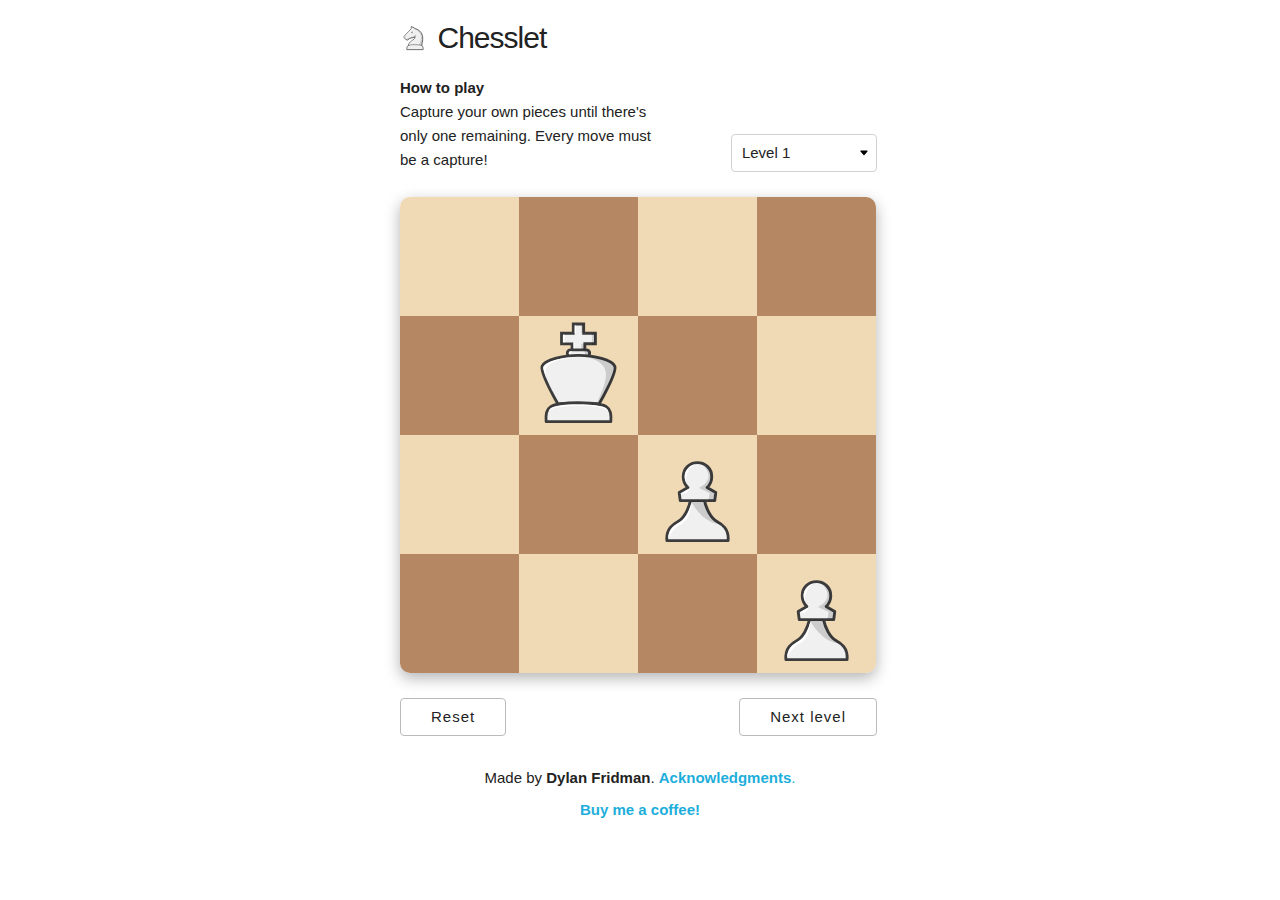
<file: index.html>
<!DOCTYPE html>
<html lang="en-us">
    <head>
        <title>Chesslet - Chess Puzzle Minigame</title>
        <meta charset="utf-8">
        <meta name="viewport" content="width=device-width, initial-scale=1.0">
        <meta name="description" content="Chesslet is a chess puzzle minigame where you have to capture your own pieces until there's only one remaining.">
        <link rel="apple-touch-icon" sizes="180x180" href="/apple-touch-icon.png">
        <link rel="icon" type="image/png" sizes="32x32" href="img/favicon/favicon-32x32.png">
        <link rel="icon" type="image/png" sizes="16x16" href="img/favicon/favicon-16x16.png">
        <link rel="icon" sizes="48x48" href="img/favicon/favicon.ico">
        <link rel="manifest" href="img/favicon/site.webmanifest">
        <link rel="mask-icon" href="img/favicon/safari-pinned-tab.svg" color="#5bbad5">
        <meta name="msapplication-TileColor" content="#da532c">
        <meta name="theme-color" content="#ffffff">
        <link rel="stylesheet" href="lib/chessboard.css">
        <link rel="stylesheet" href="lib/skeleton.min.css">
        <link rel="stylesheet" href="lib/normalize.css">
        <link rel="stylesheet" href="style.css">
        <script src="lib/jquery-3.5.1.min.js"></script>
        <script src="lib/confetti.min.js"></script>
        <script src="lib/chessboard.js"></script>
        <script src="lib/chess.min.js"></script>
    </head>
    <body>
        <div class="main container">
            <div class="container header">
                <img class="logo" src="img/chesspieces/staunty/wN.svg" alt="Chesslet icon" />
                <h1>Chesslet</h1>
            </div>
            <div class="container u-full-width">
                <div class="row top-row">
                    <div class="eight columns instructions-container">
                        <strong>How to play</strong>
                        <p>Capture your own pieces until there's only one remaining. Every move must be a capture!</p>
                    </div>
                    <div class="four columns levels-container">
                        <select class="u-full-width" id="levels-dropdown">
                          </select>
                    </div>
                </div>
            </div>
            <div id="board"></div>
            <div class="buttons-container">
                <button id="reset-button">Reset</button>
                <button id="next-level-button">Next level</button>
            </div>
            <div class="container footer">
                <span>
                    Made by
                    <strong>Dylan Fridman</strong>.
                    <a id="acknowledgments-btn">
                        <strong>Acknowledgments</strong>.
                    </a>
                </span>
                <div id="donate-btn-container">
                    <a href="https://www.paypal.com/donate/?business=4FZ2GMH6KX8EE&amount=5&no_recurring=1&item_name=Thanks+for+your+support%21&currency_code=USD" target="_blank">
                        <strong>Buy me a coffee!</strong>
                    </a>
                </div>
            </div>
            <div id="game-completed-modal" class="modal">
                <div class="container">
                    <h1>Congratulations! &#127881; &#127881;</h1>
                    <span>You've mastered the game and completed every level.</span>
                </div>
            </div>
            <div id="acknowledgments-modal" class="modal">
                <div class="container">
                    <strong>Acknowledgments</strong>
                    <p>I discovered this game in the Centro Cultural de la Ciencia in Buenos Aires, Argentina. The pieces were designed by <a href="https://github.com/sadsnake1" target="_blank">sadsnake1</a> for <a href="https://lichess.org/" target="_blank">lichess</a>. Many of my friends helped me out: Danni Lu, Emma Supattapone, Keegan Miller, and Luc Cote, among others.</p>
                </div>
            </div>
            <script type="module" src="main.js"></script>
        </div>
    </body>
</html>
</file>
<file: lib/chessboard.css>
/*! chessboard.js v@VERSION | (c) 2019 Chris Oakman | MIT License chessboardjs.com/license */

.clearfix-7da63 {
  clear: both;
}

.board-b72b1 {
  border: 0px solid #404040;
  box-sizing: content-box;
}

.square-55d63 {
  float: left;
  position: relative;

  /* disable any native browser highlighting */
  -webkit-touch-callout: none;
    -webkit-user-select: none;
     -khtml-user-select: none;
       -moz-user-select: none;
        -ms-user-select: none;
            user-select: none;
}

.white-1e1d7 {
  background-color: #f0d9b5;
  color: #b58863;
}

.black-3c85d {
  background-color: #b58863;
  color: #f0d9b5;
}

.highlight1-32417, .highlight2-9c5d2 {
  box-shadow: inset 0 0 3px 3px yellow;
}

.notation-322f9 {
  cursor: default;
  font-family: "Helvetica Neue", Helvetica, Arial, sans-serif;
  font-size: 14px;
  position: absolute;
}

.alpha-d2270 {
  bottom: 1px;
  right: 3px;
}

.numeric-fc462 {
  top: 2px;
  left: 2px;
}
</file>
<file: style.css>
/* CSS Style */

button[disabled] {
    background:#ccc;
    border-color: #ccc;
    text-shadow:none;
}

.main {
    margin: auto;
    width: 480px;
}

.header {
    display: inline-flex;
}

a {
    text-decoration: none;
}

.footer {
    margin-top: 3rem;
    margin-bottom: 2em;
    text-align: center;
}

.logo {
    height: 2em;
    margin: auto 0;
    margin-right: .5em;
}

#board {
    margin: auto;
    width: 100%;
    touch-action: none;
}

.board-b72b1 {
    border-radius: 10px;
    box-shadow: 0 5px 15px rgba(0, 0, 0, 0.3);
}

#levels-dropdown {
    margin-top: auto;
}

.top-row {
    display: flex;
    flex-flow: row;
    justify-content: space-between;
}

.levels-container {
    display: flex;
    flex-flow: column;
    margin-bottom: 2.5rem;
    margin-right: 3px;
}

.instructions-container {
    padding-right: 4em;
}

.buttons-container {
    display: flex;
    flex-flow: row;
    justify-content: space-between;
    margin-top: 2.5rem;
}

#next-level-button {
    margin-right: 3px;
}

/* Border Radius for the Chessboard */
.square-a4 { border-radius: 10px 0 0 0; }
.square-d4 { border-radius: 0 10px 0 0; }
.square-d1 { border-radius: 0 0 10px 0; }
.square-a1 { border-radius: 0 0 0 10px; }

.piece-417db:hover {
    cursor: grab;
}

.modal {
    display: none;
    position: fixed;
    z-index: 1;
    padding-top: 100px;
    left: 0;
    top: 0;
    width: 100%;
    height: 100%;
    overflow: auto;
    background-color: rgb(0,0,0);
    background-color: rgba(0,0,0,0.4);
}

.modal > .container {
    width: 450px;
    background-color: white;
    padding: .5em 2em 2em;
    border: 1px solid #bbb;
    border-radius: 4px;
}

#acknowledgments-btn:hover {
    cursor: pointer;
}

#acknowledgments-modal > .container {
    padding: 2em 2em 0;
    display: flex;
    flex-flow: column;
}

#acknowledgments-modal > .container > strong {
    margin-bottom: .5em;
}

#donate-btn-container {
    text-align: center;
    margin-top: .5em;
}

select {
    background: url("data:image/svg+xml,<svg height='10px' width='10px' viewBox='0 0 16 16' fill='%23000000' xmlns='http://www.w3.org/2000/svg'><path d='M7.247 11.14 2.451 5.658C1.885 5.013 2.345 4 3.204 4h9.592a1 1 0 0 1 .753 1.659l-4.796 5.48a1 1 0 0 1-1.506 0z'/></svg>") no-repeat;
    background-position: calc(100% - 0.75rem) center !important;
    -moz-appearance:none !important;
    -webkit-appearance: none !important; 
    appearance: none !important;
    padding-right: 2rem !important;
}

@media only screen and (max-width: 600px) {
    .main {
        width: 100%;
        padding: 0 1em;
    }

    .top-row {
        flex-flow: column;
    }

    .top-row > .columns {
        width: calc(100% - 3px);
        margin-left: 0;
    }

    .modal > .container {
        width: calc(100% - 2em);
    }
}
</file>
